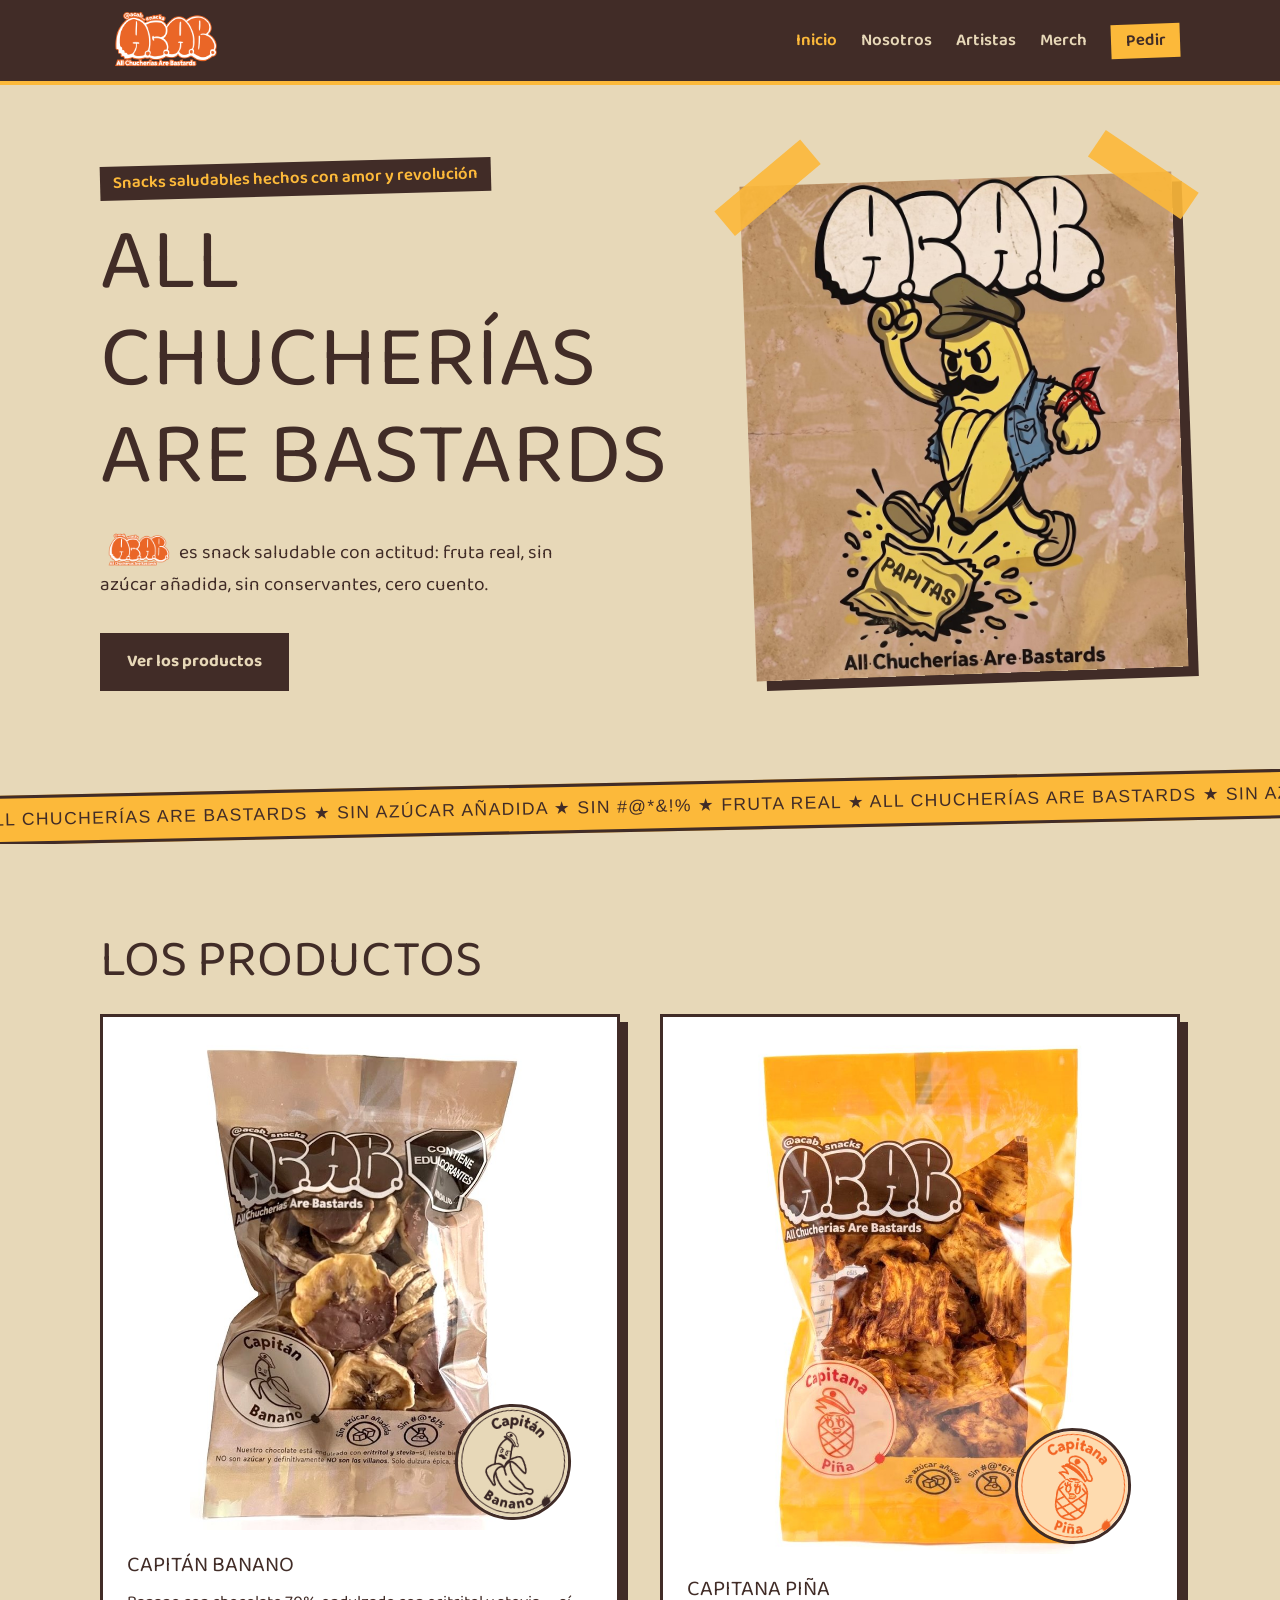
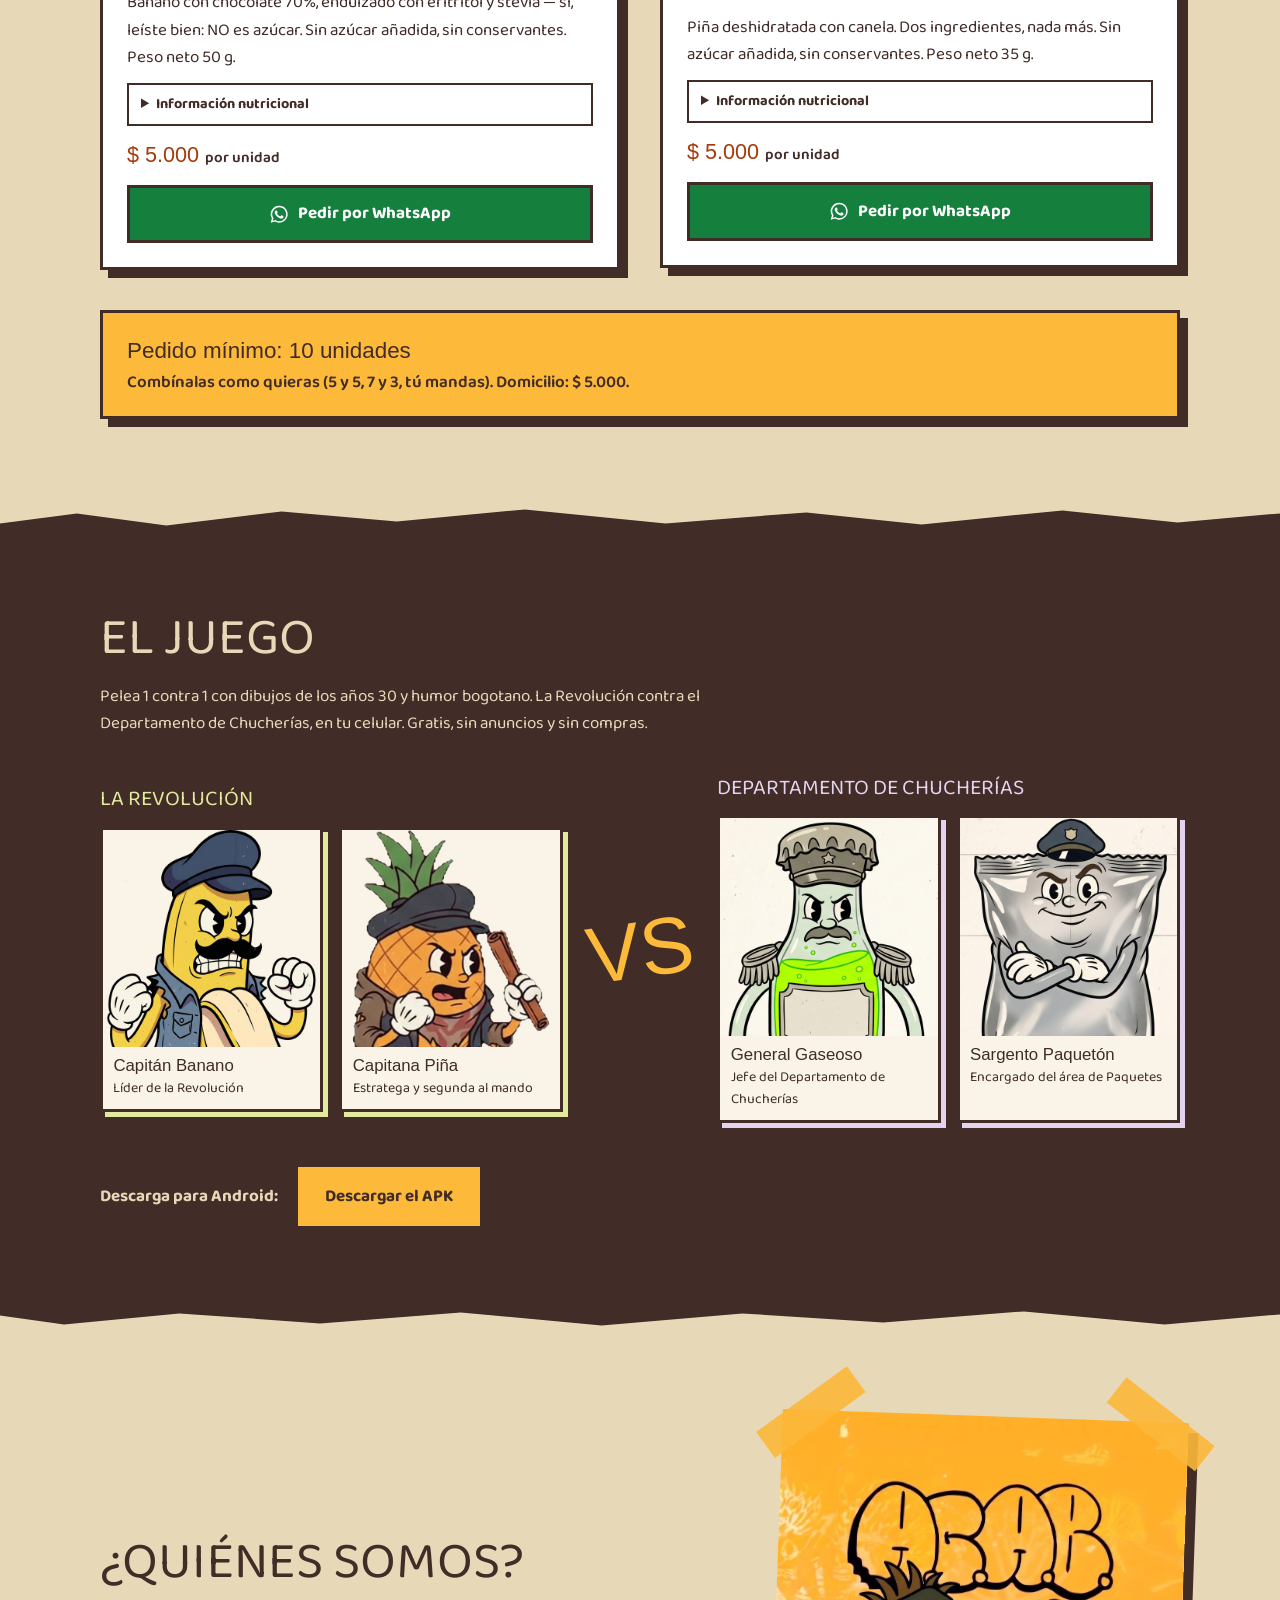
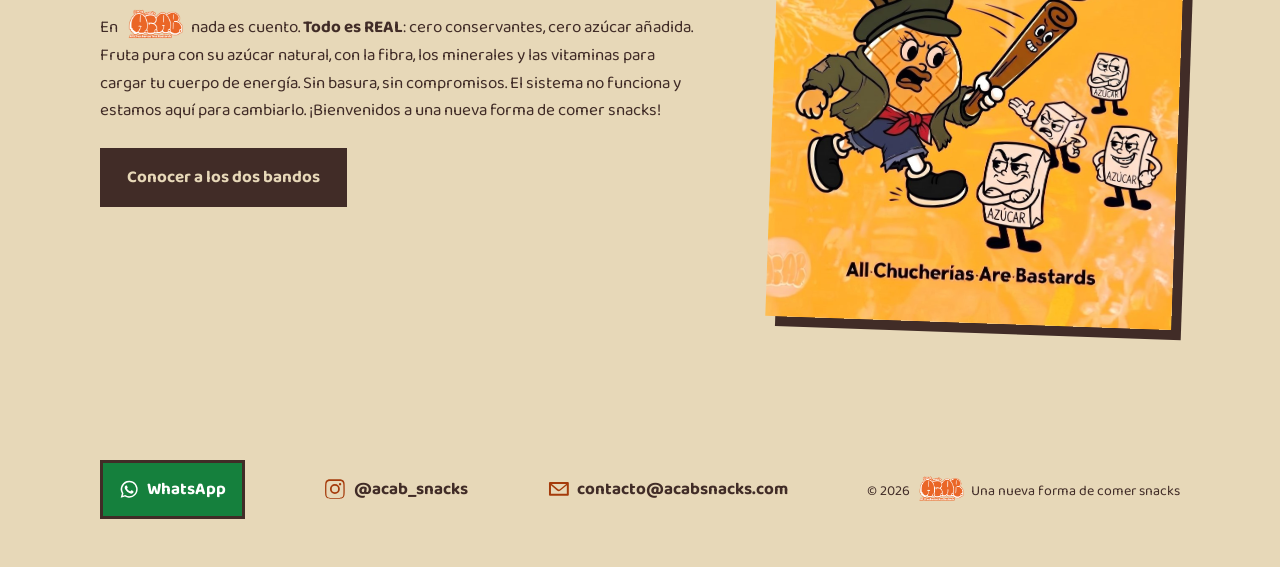
<file: index.html>
<!doctype html>
<html lang="es">
<head>
<meta charset="utf-8">
<meta name="viewport" content="width=device-width, initial-scale=1">
<title>ACAB: All Chucherías Are Bastards | Snacks saludables</title>
<meta name="description" content="ACAB: snacks saludables con actitud. Fruta real, sin azúcar añadida, cero cuento. Pide por WhatsApp.">
<link rel="icon" href="assets/img/logo.png" type="image/png">
<meta property="og:type" content="website">
<meta property="og:title" content="ACAB: All Chucherías Are Bastards | Snacks saludables">
<meta property="og:description" content="ACAB: snacks saludables con actitud. Fruta real, sin azúcar añadida, cero cuento. Pide por WhatsApp.">
<meta property="og:image" content="https://acabsnacks.com/assets/img/poster-banano.jpg">
<meta property="og:url" content="https://acabsnacks.com/">
<meta name="twitter:card" content="summary_large_image">
<link rel="preconnect" href="https://fonts.googleapis.com">
<link rel="preconnect" href="https://fonts.gstatic.com" crossorigin>
<link href="https://fonts.googleapis.com/css2?family=Permanent+Marker&family=Baloo+2:wght@400;600;700&display=swap" rel="stylesheet">
<link rel="stylesheet" href="estilos.css">
</head>
<body>

<!-- Encabezado y pie se repiten a mano en las 4 páginas (sitio sin build): un cambio va en todas. -->
<header>
  <div class="wrap">
    <a class="logo" href="index.html"><img src="assets/img/logo.png" width="768" height="412" alt="ACAB, All Chucherías Are Bastards. Ir al inicio"></a>
    <nav class="nav-ancha" aria-label="Principal">
        <a href="index.html" aria-current="page">Inicio</a>
        <a href="nosotros.html">Nosotros</a>
        <a href="artistas.html">Artistas</a>
        <a href="merch.html">Merch</a>
        <a class="nav-pedir" href="#" data-wa data-msg="Hola, quiero hacer un pedido de 10 unidades: 5 Capitán Banano y 5 Capitana Piña">Pedir</a>
    </nav>
    <details class="nav-movil">
      <summary>Menú</summary>
      <nav aria-label="Principal, móvil">
        <a href="index.html" aria-current="page">Inicio</a>
        <a href="nosotros.html">Nosotros</a>
        <a href="artistas.html">Artistas</a>
        <a href="merch.html">Merch</a>
        <a class="nav-pedir" href="#" data-wa data-msg="Hola, quiero hacer un pedido de 10 unidades: 5 Capitán Banano y 5 Capitana Piña">Pedir</a>
      </nav>
    </details>
  </div>
</header>

<main>
  <section class="hero">
    <div class="wrap">
      <div>
        <p class="eyebrow">Snacks saludables hechos con amor y revolución</p>
        <h1>All Chucherías Are Bastards</h1>
        <p class="bajada"><img class="acab-inline" src="assets/img/logo.png" width="768" height="412" alt="ACAB"> es snack saludable con actitud: fruta real, sin azúcar añadida, sin conservantes, cero cuento.</p>
        <a class="btn" href="#productos">Ver los productos</a>
      </div>
      <div class="cartel cartel--izq">
        <img src="assets/img/poster-banano.jpg" width="1046" height="1200" alt="Póster de ACAB: Capitán Banano, con gorra y chaleco de jean, pisa una bolsa de papitas">
      </div>
    </div>
  </section>

  <div class="tape-marco" aria-hidden="true"><div class="tape">
    <span>ALL CHUCHERÍAS ARE BASTARDS ★ SIN AZÚCAR AÑADIDA ★ SIN #@*&amp;!% ★ FRUTA REAL ★ ALL CHUCHERÍAS ARE BASTARDS ★ SIN AZÚCAR AÑADIDA ★ SIN #@*&amp;!% ★ FRUTA REAL ★ ALL CHUCHERÍAS ARE BASTARDS ★ SIN AZÚCAR AÑADIDA ★ SIN #@*&amp;!% ★ FRUTA REAL ★ ALL CHUCHERÍAS ARE BASTARDS ★ SIN AZÚCAR AÑADIDA ★ SIN #@*&amp;!% ★ FRUTA REAL ★&nbsp;</span>
  </div></div>

  <section class="seccion" id="productos">
    <div class="wrap">
      <h2>Los productos</h2>
      <div class="grid">

        <article class="producto">
          <div class="foto-marco">
            <img class="foto-producto" src="assets/img/producto-banano.jpg" width="640" height="928" loading="lazy" alt="Bolsa de Capitán Banano, 50 g: rodajas de banano con chocolate vistas por la ventana del empaque kraft">
            <img class="sello-producto" src="assets/img/sello-banano.png" width="576" height="576" alt="Sello de Capitán Banano: un banano con gorra de capitán y bigote">
          </div>
          <div class="info">
            <h3>Capitán Banano</h3>
            <p>Banano con chocolate 70%, endulzado con eritritol y stevia — sí, leíste
            bien: NO es azúcar. Sin azúcar añadida, sin conservantes. Peso neto 50&nbsp;g.</p>
            <details class="nutri">
              <summary>Información nutricional</summary>
              <div>
                <p>Tamaño de porción: 1 paquete (50 g)</p>
                <table>
                  <tr><th></th><th>Cantidad</th><th>% VD</th></tr>
                  <tr><td>Calorías</td><td>172.6 kcal</td><td>–</td></tr>
                  <tr><td>Grasa total</td><td>3.1 g</td><td>5%</td></tr>
                  <tr><td>Grasas saturadas</td><td>2.0 g</td><td>10%</td></tr>
                  <tr><td>Carbohidratos</td><td>39.4 g</td><td>14%</td></tr>
                  <tr><td>Fructosa</td><td>19.6 g</td><td>40%</td></tr>
                  <tr><td>Azúcar añadida</td><td>0 g</td><td>0%</td></tr>
                  <tr><td>Fibra</td><td>4.8 g</td><td>18%</td></tr>
                  <tr><td>Proteína</td><td>2.1 g</td><td>4%</td></tr>
                  <tr><td>Vitamina C</td><td>2.9 mg</td><td>3%</td></tr>
                  <tr><td>Calcio</td><td>6.3 mg</td><td>0%</td></tr>
                  <tr><td>Potasio</td><td>619.4 mg</td><td>13%</td></tr>
                  <tr><td>Fósforo</td><td>30.8 mg</td><td>3%</td></tr>
                  <tr><td>Hierro</td><td>0.7 mg</td><td>4%</td></tr>
                </table>
                <p><strong>Ingredientes:</strong> banano, chocolate 70%
                (masa de cacao, eritritol y stevia).</p>
              </div>
            </details>
            <p class="precio">$ 5.000 <small>por unidad</small></p>
            <a class="btn-wa" href="#" data-wa data-msg="Hola, quiero pedir 10 unidades de Capitán Banano">
              <svg viewBox="0 0 24 24" aria-hidden="true"><path d="M12 2a10 10 0 0 0-8.6 15.1L2 22l5-1.3A10 10 0 1 0 12 2Zm0 18.2a8.2 8.2 0 0 1-4.2-1.2l-.3-.2-3 .8.8-2.9-.2-.3A8.2 8.2 0 1 1 12 20.2Zm4.5-6.1c-.2-.1-1.5-.7-1.7-.8s-.4-.1-.6.1-.6.8-.8 1-.3.2-.5.1a6.7 6.7 0 0 1-2-1.2 7.5 7.5 0 0 1-1.4-1.7c-.1-.2 0-.4.1-.5l.4-.4.2-.4a.5.5 0 0 0 0-.4c0-.1-.6-1.4-.8-1.9s-.4-.4-.6-.4h-.5a1 1 0 0 0-.7.3 2.9 2.9 0 0 0-.9 2.1 5 5 0 0 0 1 2.7 11.4 11.4 0 0 0 4.4 3.9 14.8 14.8 0 0 0 1.5.5 3.6 3.6 0 0 0 1.6.1 2.7 2.7 0 0 0 1.7-1.2 2.1 2.1 0 0 0 .2-1.2c-.1-.1-.2-.2-.4-.3Z"/></svg>
              Pedir por WhatsApp
            </a>
          </div>
        </article>

        <article class="producto">
          <div class="foto-marco">
            <img class="foto-producto" src="assets/img/producto-pina.jpg" width="640" height="974" loading="lazy" alt="Bolsa de Capitana Piña, 35 g: trozos de piña deshidratada con canela vistos por la ventana del empaque naranja">
            <img class="sello-producto" src="assets/img/sello-pina.png" width="576" height="576" alt="Sello de Capitana Piña: una piña con gorra de capitana">
          </div>
          <div class="info">
            <h3>Capitana Piña</h3>
            <p>Piña deshidratada con canela. Dos ingredientes, nada más. Sin azúcar
            añadida, sin conservantes. Peso neto 35&nbsp;g.</p>
            <details class="nutri">
              <summary>Información nutricional</summary>
              <div>
                <p>Tamaño de porción: 1 paquete (35 g)</p>
                <table>
                  <tr><th></th><th>Cantidad</th><th>% VD</th></tr>
                  <tr><td>Calorías</td><td>100.1 kcal</td><td>–</td></tr>
                  <tr><td>Grasa total</td><td>0.2 g</td><td>0%</td></tr>
                  <tr><td>Carbohidratos</td><td>27.0 g</td><td>10%</td></tr>
                  <tr><td>Fructosa</td><td>19.2 g</td><td>39%</td></tr>
                  <tr><td>Azúcar añadida</td><td>0 g</td><td>0%</td></tr>
                  <tr><td>Fibra</td><td>3.4 g</td><td>13%</td></tr>
                  <tr><td>Proteína</td><td>1.2 g</td><td>2%</td></tr>
                  <tr><td>Sodio</td><td>2.2 mg</td><td>0%</td></tr>
                  <tr><td>Vitamina C</td><td>92.8 mg</td><td>104%</td></tr>
                  <tr><td>Cobre</td><td>0.2 mg</td><td>12%</td></tr>
                  <tr><td>Potasio</td><td>211.5 mg</td><td>5%</td></tr>
                  <tr><td>Magnesio</td><td>23.3 mg</td><td>6%</td></tr>
                  <tr><td>Hierro</td><td>0.7 mg</td><td>4%</td></tr>
                  <tr><td>Vitamina B6</td><td>0.2 mg</td><td>12%</td></tr>
                </table>
                <p><strong>Ingredientes:</strong> piña, canela.</p>
              </div>
            </details>
            <p class="precio">$ 5.000 <small>por unidad</small></p>
            <a class="btn-wa" href="#" data-wa data-msg="Hola, quiero pedir 10 unidades de Capitana Piña">
              <svg viewBox="0 0 24 24" aria-hidden="true"><path d="M12 2a10 10 0 0 0-8.6 15.1L2 22l5-1.3A10 10 0 1 0 12 2Zm0 18.2a8.2 8.2 0 0 1-4.2-1.2l-.3-.2-3 .8.8-2.9-.2-.3A8.2 8.2 0 1 1 12 20.2Zm4.5-6.1c-.2-.1-1.5-.7-1.7-.8s-.4-.1-.6.1-.6.8-.8 1-.3.2-.5.1a6.7 6.7 0 0 1-2-1.2 7.5 7.5 0 0 1-1.4-1.7c-.1-.2 0-.4.1-.5l.4-.4.2-.4a.5.5 0 0 0 0-.4c0-.1-.6-1.4-.8-1.9s-.4-.4-.6-.4h-.5a1 1 0 0 0-.7.3 2.9 2.9 0 0 0-.9 2.1 5 5 0 0 0 1 2.7 11.4 11.4 0 0 0 4.4 3.9 14.8 14.8 0 0 0 1.5.5 3.6 3.6 0 0 0 1.6.1 2.7 2.7 0 0 0 1.7-1.2 2.1 2.1 0 0 0 .2-1.2c-.1-.1-.2-.2-.4-.3Z"/></svg>
              Pedir por WhatsApp
            </a>
          </div>
        </article>

      </div>

      <p class="nota-pedido"><strong>Pedido mínimo: 10 unidades</strong>
      Combínalas como quieras (5 y 5, 7 y 3, tú mandas).
      Domicilio: $ 5.000.</p>
    </div>
  </section>

  <section class="oscura" id="juego">
    <div class="wrap">
      <h2>El juego</h2>
      <p class="texto juego-intro">Pelea 1 contra 1 con dibujos de los años 30 y humor bogotano. La Revolución contra el Departamento de Chucherías, en tu celular. Gratis, sin anuncios y sin compras.</p>
      <div class="cartelera">
        <div class="bando-col col-rev">
          <h3>La Revolución</h3>
          <div class="dupla">
            <article class="luchador">
              <img src="assets/img/retrato-banano.jpg" width="560" height="560" loading="lazy" alt="Retrato de Capitán Banano">
              <div><strong>Capitán Banano</strong><span>Líder de la Revolución</span></div>
            </article>
            <article class="luchador">
              <img src="assets/img/retrato-pina.jpg" width="560" height="560" loading="lazy" alt="Retrato de Capitana Piña">
              <div><strong>Capitana Piña</strong><span>Estratega y segunda al mando</span></div>
            </article>
          </div>
        </div>
        <div class="vs" aria-hidden="true">VS</div>
        <div class="bando-col col-depto">
          <h3>Departamento de Chucherías</h3>
          <div class="dupla">
            <article class="luchador">
              <img src="assets/img/retrato-gaseoso.jpg" width="560" height="560" loading="lazy" alt="Retrato de General Gaseoso">
              <div><strong>General Gaseoso</strong><span>Jefe del Departamento de Chucherías</span></div>
            </article>
            <article class="luchador">
              <img src="assets/img/retrato-paqueton.jpg" width="560" height="560" loading="lazy" alt="Retrato de Sargento Paquetón">
              <div><strong>Sargento Paquetón</strong><span>Encargado del área de Paquetes</span></div>
            </article>
          </div>
        </div>
      </div>
      <p class="descarga"><strong>Descarga para Android:</strong> <span class="proximamente" data-apk>Próximamente</span></p>
    </div>
  </section>

  <section class="seccion" id="nosotros">
    <div class="wrap dos-col">
      <div>
        <h2>¿Quiénes somos?</h2>
        <p class="texto">En <img class="acab-inline" src="assets/img/logo.png" width="768" height="412" alt="ACAB"> nada es cuento. <strong>Todo es REAL</strong>: cero conservantes, cero azúcar añadida. Fruta pura con su azúcar natural, con la fibra, los minerales y las vitaminas para cargar tu cuerpo de energía. Sin basura, sin compromisos. El sistema no funciona y estamos aquí para cambiarlo. ¡Bienvenidos a una nueva forma de comer snacks!</p>
        <a class="btn" href="nosotros.html">Conocer a los dos bandos</a>
      </div>
      <div class="cartel">
        <img src="assets/img/poster-pina.jpg" width="961" height="1200" loading="lazy" alt="Póster de ACAB: Capitana Piña persigue cubos de azúcar con un bate de canela">
      </div>
    </div>
  </section>
</main>

<footer>
  <div class="wrap">
    <a class="btn-wa btn-inline" href="#" data-wa data-msg="Hola, quiero hacer un pedido de 10 unidades: 5 Capitán Banano y 5 Capitana Piña">
      <svg viewBox="0 0 24 24" aria-hidden="true"><path d="M12 2a10 10 0 0 0-8.6 15.1L2 22l5-1.3A10 10 0 1 0 12 2Zm0 18.2a8.2 8.2 0 0 1-4.2-1.2l-.3-.2-3 .8.8-2.9-.2-.3A8.2 8.2 0 1 1 12 20.2Zm4.5-6.1c-.2-.1-1.5-.7-1.7-.8s-.4-.1-.6.1-.6.8-.8 1-.3.2-.5.1a6.7 6.7 0 0 1-2-1.2 7.5 7.5 0 0 1-1.4-1.7c-.1-.2 0-.4.1-.5l.4-.4.2-.4a.5.5 0 0 0 0-.4c0-.1-.6-1.4-.8-1.9s-.4-.4-.6-.4h-.5a1 1 0 0 0-.7.3 2.9 2.9 0 0 0-.9 2.1 5 5 0 0 0 1 2.7 11.4 11.4 0 0 0 4.4 3.9 14.8 14.8 0 0 0 1.5.5 3.6 3.6 0 0 0 1.6.1 2.7 2.7 0 0 0 1.7-1.2 2.1 2.1 0 0 0 .2-1.2c-.1-.1-.2-.2-.4-.3Z"/></svg>
      WhatsApp
    </a>
    <a class="ig" href="https://instagram.com/acab_snacks" target="_blank" rel="noopener">
      <svg viewBox="0 0 24 24" aria-hidden="true"><path d="M12 2.2c3.2 0 3.6 0 4.9.1 1.2.1 1.8.2 2.2.4.6.2 1 .5 1.4.9.4.4.7.8.9 1.4.2.4.4 1 .4 2.2.1 1.3.1 1.7.1 4.9s0 3.6-.1 4.9c-.1 1.2-.2 1.8-.4 2.2-.2.6-.5 1-.9 1.4-.4.4-.8.7-1.4.9-.4.2-1 .4-2.2.4-1.3.1-1.7.1-4.9.1s-3.6 0-4.9-.1c-1.2-.1-1.8-.2-2.2-.4-.6-.2-1-.5-1.4-.9-.4-.4-.7-.8-.9-1.4-.2-.4-.4-1-.4-2.2-.1-1.3-.1-1.7-.1-4.9s0-3.6.1-4.9c.1-1.2.2-1.8.4-2.2.2-.6.5-1 .9-1.4.4-.4.8-.7 1.4-.9.4-.2 1-.4 2.2-.4 1.3-.1 1.7-.1 4.9-.1Zm0 1.8c-3.1 0-3.5 0-4.8.1-1.1.1-1.5.2-1.8.3-.4.2-.7.3-1 .6-.3.3-.5.6-.6 1-.1.3-.3.7-.3 1.8-.1 1.3-.1 1.7-.1 4.8s0 3.5.1 4.8c.1 1.1.2 1.5.3 1.8.2.4.3.7.6 1 .3.3.6.5 1 .6.3.1.7.3 1.8.3 1.3.1 1.7.1 4.8.1s3.5 0 4.8-.1c1.1-.1 1.5-.2 1.8-.3.4-.2.7-.3 1-.6.3-.3.5-.6.6-1 .1-.3.3-.7.3-1.8.1-1.3.1-1.7.1-4.8s0-3.5-.1-4.8c-.1-1.1-.2-1.5-.3-1.8-.2-.4-.3-.7-.6-1-.3-.3-.6-.5-1-.6-.3-.1-.7-.3-1.8-.3-1.3-.1-1.7-.1-4.8-.1Zm0 3.1a5 5 0 1 1 0 10 5 5 0 0 1 0-10Zm0 1.8a3.2 3.2 0 1 0 0 6.4 3.2 3.2 0 0 0 0-6.4Zm5.2-2.9a1.2 1.2 0 1 1 0 2.4 1.2 1.2 0 0 1 0-2.4Z"/></svg>
      @acab_snacks
    </a>
    <a class="ig" href="mailto:contacto@acabsnacks.com">
      <svg viewBox="0 0 24 24" aria-hidden="true"><path d="M3 5h18a1 1 0 0 1 1 1v12a1 1 0 0 1-1 1H3a1 1 0 0 1-1-1V6a1 1 0 0 1 1-1Zm1.8 2 6.7 5.5a1 1 0 0 0 1.2 0L19.4 7H4.8ZM4 8.4V17h16V8.4l-6.5 5.3a2.8 2.8 0 0 1-3.4 0L4 8.4Z"/></svg>
      contacto@acabsnacks.com
    </a>
    <small>© 2026 <img class="acab-inline" src="assets/img/logo.png" width="768" height="412" alt="ACAB"> Una nueva forma de comer snacks</small>
  </div>
</footer>

<script src="sitio.js"></script>

</body>
</html>
</file>
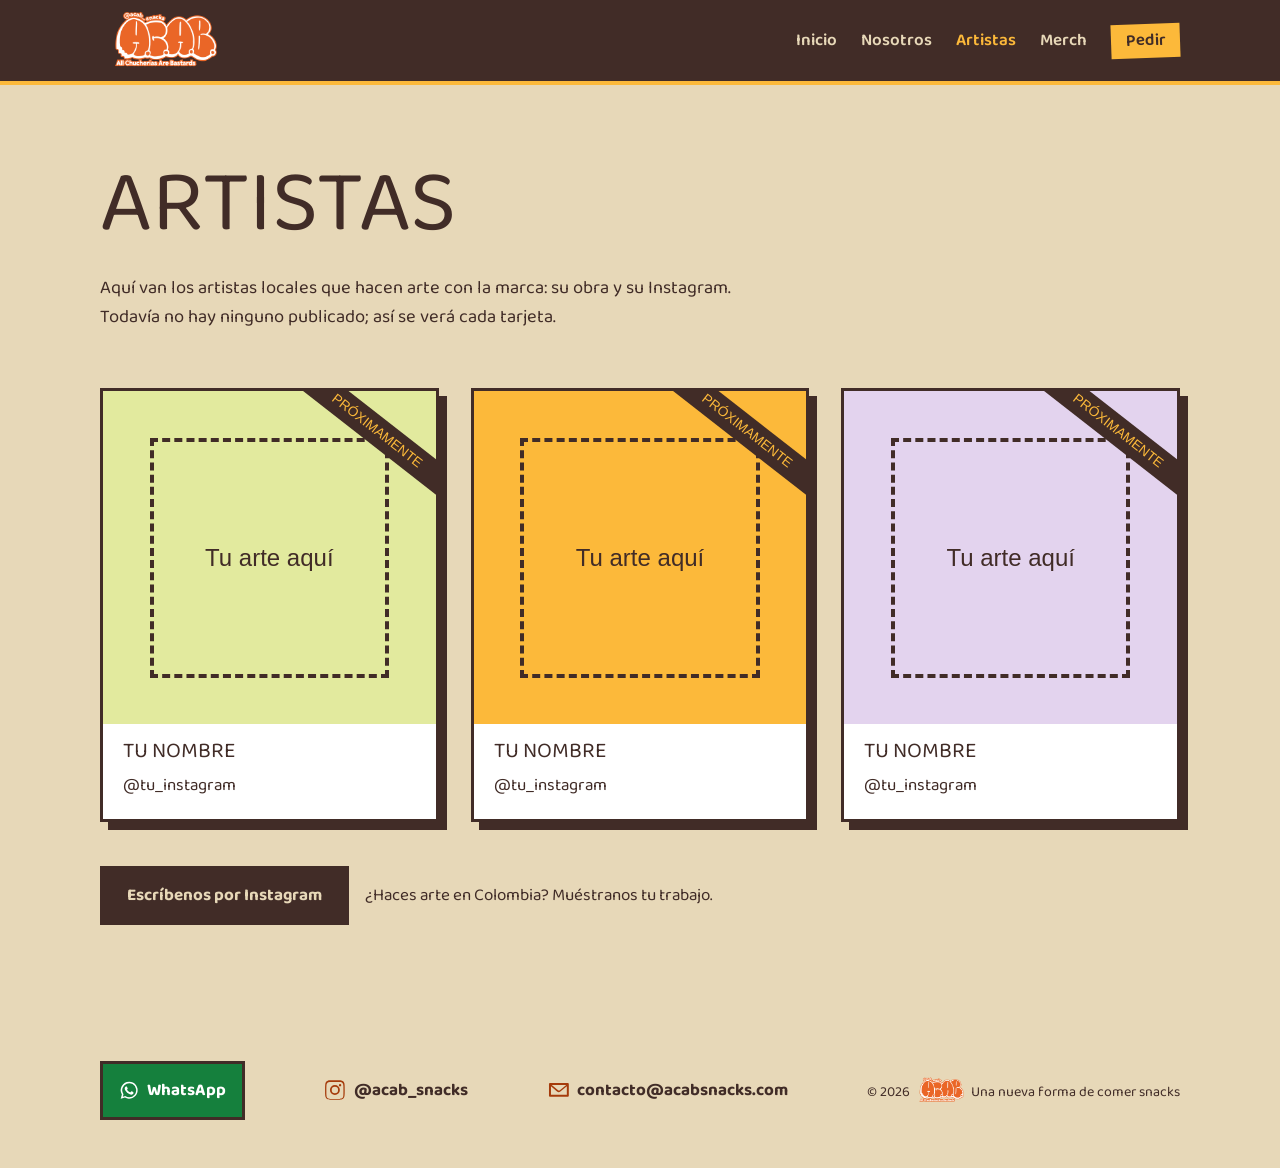
<file: artistas.html>
<!doctype html>
<html lang="es">
<head>
<meta charset="utf-8">
<meta name="viewport" content="width=device-width, initial-scale=1">
<title>Artistas | ACAB</title>
<meta name="description" content="Artistas locales que hacen arte con ACAB. ¿Haces arte en Colombia? Escríbenos por Instagram.">
<link rel="icon" href="assets/img/logo.png" type="image/png">
<meta property="og:type" content="website">
<meta property="og:title" content="Artistas | ACAB">
<meta property="og:description" content="Artistas locales que hacen arte con ACAB. ¿Haces arte en Colombia? Escríbenos por Instagram.">
<meta property="og:image" content="https://acabsnacks.com/assets/img/poster-banano.jpg">
<meta property="og:url" content="https://acabsnacks.com/artistas.html">
<meta name="twitter:card" content="summary_large_image">
<link rel="preconnect" href="https://fonts.googleapis.com">
<link rel="preconnect" href="https://fonts.gstatic.com" crossorigin>
<link href="https://fonts.googleapis.com/css2?family=Permanent+Marker&family=Baloo+2:wght@400;600;700&display=swap" rel="stylesheet">
<link rel="stylesheet" href="estilos.css">
</head>
<body>

<!-- Encabezado y pie se repiten a mano en las 4 páginas (sitio sin build): un cambio va en todas. -->
<header>
  <div class="wrap">
    <a class="logo" href="index.html"><img src="assets/img/logo.png" width="768" height="412" alt="ACAB, All Chucherías Are Bastards. Ir al inicio"></a>
    <nav class="nav-ancha" aria-label="Principal">
        <a href="index.html">Inicio</a>
        <a href="nosotros.html">Nosotros</a>
        <a href="artistas.html" aria-current="page">Artistas</a>
        <a href="merch.html">Merch</a>
        <a class="nav-pedir" href="#" data-wa data-msg="Hola, quiero hacer un pedido de 10 unidades: 5 Capitán Banano y 5 Capitana Piña">Pedir</a>
    </nav>
    <details class="nav-movil">
      <summary>Menú</summary>
      <nav aria-label="Principal, móvil">
        <a href="index.html">Inicio</a>
        <a href="nosotros.html">Nosotros</a>
        <a href="artistas.html" aria-current="page">Artistas</a>
        <a href="merch.html">Merch</a>
        <a class="nav-pedir" href="#" data-wa data-msg="Hola, quiero hacer un pedido de 10 unidades: 5 Capitán Banano y 5 Capitana Piña">Pedir</a>
      </nav>
    </details>
  </div>
</header>

<main>
  <section class="cabeza">
    <div class="wrap">
      <h1>Artistas</h1>
      <p class="texto">Aquí van los artistas locales que hacen arte con la marca: su obra y su Instagram. Todavía no hay ninguno publicado; así se verá cada tarjeta.</p>
    </div>
  </section>
  <section class="seccion" style="padding-top:0">
    <div class="wrap">
      <div class="tarjetas" id="tarjetas">
        <article class="tarjeta">
          <span class="cinta-prox">PRÓXIMAMENTE</span>
          <div class="tarjeta-arte"><div class="sil-arte">Tu arte aquí</div></div>
          <div class="tarjeta-info"><h3>Tu nombre</h3><p>@tu_instagram</p></div>
        </article>
        <article class="tarjeta">
          <span class="cinta-prox">PRÓXIMAMENTE</span>
          <div class="tarjeta-arte"><div class="sil-arte">Tu arte aquí</div></div>
          <div class="tarjeta-info"><h3>Tu nombre</h3><p>@tu_instagram</p></div>
        </article>
        <article class="tarjeta">
          <span class="cinta-prox">PRÓXIMAMENTE</span>
          <div class="tarjeta-arte"><div class="sil-arte">Tu arte aquí</div></div>
          <div class="tarjeta-info"><h3>Tu nombre</h3><p>@tu_instagram</p></div>
        </article>
      </div>
      <p class="cta"><a class="btn" href="https://ig.me/m/acab_snacks" target="_blank" rel="noopener">Escríbenos por Instagram</a> ¿Haces arte en Colombia? Muéstranos tu trabajo.</p>
    </div>
  </section>
</main>

<footer>
  <div class="wrap">
    <a class="btn-wa btn-inline" href="#" data-wa data-msg="Hola, quiero hacer un pedido de 10 unidades: 5 Capitán Banano y 5 Capitana Piña">
      <svg viewBox="0 0 24 24" aria-hidden="true"><path d="M12 2a10 10 0 0 0-8.6 15.1L2 22l5-1.3A10 10 0 1 0 12 2Zm0 18.2a8.2 8.2 0 0 1-4.2-1.2l-.3-.2-3 .8.8-2.9-.2-.3A8.2 8.2 0 1 1 12 20.2Zm4.5-6.1c-.2-.1-1.5-.7-1.7-.8s-.4-.1-.6.1-.6.8-.8 1-.3.2-.5.1a6.7 6.7 0 0 1-2-1.2 7.5 7.5 0 0 1-1.4-1.7c-.1-.2 0-.4.1-.5l.4-.4.2-.4a.5.5 0 0 0 0-.4c0-.1-.6-1.4-.8-1.9s-.4-.4-.6-.4h-.5a1 1 0 0 0-.7.3 2.9 2.9 0 0 0-.9 2.1 5 5 0 0 0 1 2.7 11.4 11.4 0 0 0 4.4 3.9 14.8 14.8 0 0 0 1.5.5 3.6 3.6 0 0 0 1.6.1 2.7 2.7 0 0 0 1.7-1.2 2.1 2.1 0 0 0 .2-1.2c-.1-.1-.2-.2-.4-.3Z"/></svg>
      WhatsApp
    </a>
    <a class="ig" href="https://instagram.com/acab_snacks" target="_blank" rel="noopener">
      <svg viewBox="0 0 24 24" aria-hidden="true"><path d="M12 2.2c3.2 0 3.6 0 4.9.1 1.2.1 1.8.2 2.2.4.6.2 1 .5 1.4.9.4.4.7.8.9 1.4.2.4.4 1 .4 2.2.1 1.3.1 1.7.1 4.9s0 3.6-.1 4.9c-.1 1.2-.2 1.8-.4 2.2-.2.6-.5 1-.9 1.4-.4.4-.8.7-1.4.9-.4.2-1 .4-2.2.4-1.3.1-1.7.1-4.9.1s-3.6 0-4.9-.1c-1.2-.1-1.8-.2-2.2-.4-.6-.2-1-.5-1.4-.9-.4-.4-.7-.8-.9-1.4-.2-.4-.4-1-.4-2.2-.1-1.3-.1-1.7-.1-4.9s0-3.6.1-4.9c.1-1.2.2-1.8.4-2.2.2-.6.5-1 .9-1.4.4-.4.8-.7 1.4-.9.4-.2 1-.4 2.2-.4 1.3-.1 1.7-.1 4.9-.1Zm0 1.8c-3.1 0-3.5 0-4.8.1-1.1.1-1.5.2-1.8.3-.4.2-.7.3-1 .6-.3.3-.5.6-.6 1-.1.3-.3.7-.3 1.8-.1 1.3-.1 1.7-.1 4.8s0 3.5.1 4.8c.1 1.1.2 1.5.3 1.8.2.4.3.7.6 1 .3.3.6.5 1 .6.3.1.7.3 1.8.3 1.3.1 1.7.1 4.8.1s3.5 0 4.8-.1c1.1-.1 1.5-.2 1.8-.3.4-.2.7-.3 1-.6.3-.3.5-.6.6-1 .1-.3.3-.7.3-1.8.1-1.3.1-1.7.1-4.8s0-3.5-.1-4.8c-.1-1.1-.2-1.5-.3-1.8-.2-.4-.3-.7-.6-1-.3-.3-.6-.5-1-.6-.3-.1-.7-.3-1.8-.3-1.3-.1-1.7-.1-4.8-.1Zm0 3.1a5 5 0 1 1 0 10 5 5 0 0 1 0-10Zm0 1.8a3.2 3.2 0 1 0 0 6.4 3.2 3.2 0 0 0 0-6.4Zm5.2-2.9a1.2 1.2 0 1 1 0 2.4 1.2 1.2 0 0 1 0-2.4Z"/></svg>
      @acab_snacks
    </a>
    <a class="ig" href="mailto:contacto@acabsnacks.com">
      <svg viewBox="0 0 24 24" aria-hidden="true"><path d="M3 5h18a1 1 0 0 1 1 1v12a1 1 0 0 1-1 1H3a1 1 0 0 1-1-1V6a1 1 0 0 1 1-1Zm1.8 2 6.7 5.5a1 1 0 0 0 1.2 0L19.4 7H4.8ZM4 8.4V17h16V8.4l-6.5 5.3a2.8 2.8 0 0 1-3.4 0L4 8.4Z"/></svg>
      contacto@acabsnacks.com
    </a>
    <small>© 2026 <img class="acab-inline" src="assets/img/logo.png" width="768" height="412" alt="ACAB"> Una nueva forma de comer snacks</small>
  </div>
</footer>

<script src="sitio.js"></script>
<script>
  // Una entrada por artista: { nombre, imagen: "assets/img/...", instagram: "usuario sin @" }.
  // Vacío = se ven las tarjetas de ejemplo con la cinta PRÓXIMAMENTE.
  const ARTISTAS = [];

  if (ARTISTAS.length) {
    document.getElementById("tarjetas").replaceChildren(...ARTISTAS.map(a => {
      const ig = document.createElement("a");
      ig.className = "ig";
      ig.href = `https://instagram.com/${a.instagram}`;
      ig.target = "_blank";
      ig.rel = "noopener";
      ig.textContent = `@${a.instagram}`;
      return tarjeta(a, [ig]);
    }));
  }
</script>
</body>
</html>
</file>
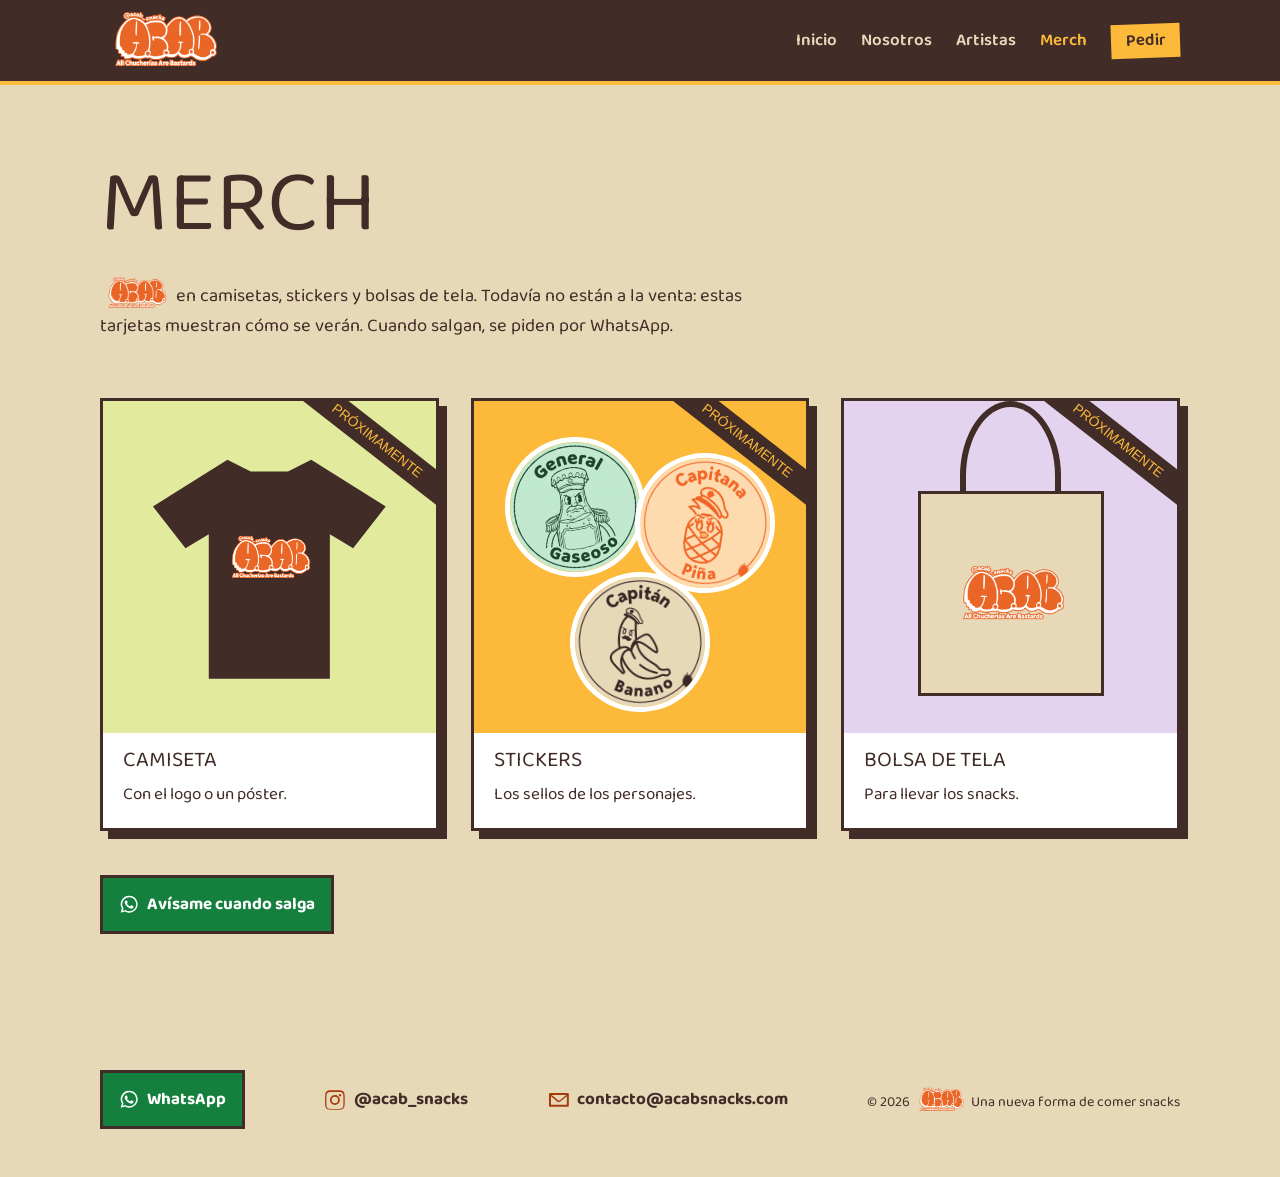
<file: merch.html>
<!doctype html>
<html lang="es">
<head>
<meta charset="utf-8">
<meta name="viewport" content="width=device-width, initial-scale=1">
<title>Merch | ACAB</title>
<meta name="description" content="Camisetas, stickers y bolsas de tela de ACAB, próximamente. Se piden por WhatsApp.">
<link rel="icon" href="assets/img/logo.png" type="image/png">
<meta property="og:type" content="website">
<meta property="og:title" content="Merch | ACAB">
<meta property="og:description" content="Camisetas, stickers y bolsas de tela de ACAB, próximamente. Se piden por WhatsApp.">
<meta property="og:image" content="https://acabsnacks.com/assets/img/poster-banano.jpg">
<meta property="og:url" content="https://acabsnacks.com/merch.html">
<meta name="twitter:card" content="summary_large_image">
<link rel="preconnect" href="https://fonts.googleapis.com">
<link rel="preconnect" href="https://fonts.gstatic.com" crossorigin>
<link href="https://fonts.googleapis.com/css2?family=Permanent+Marker&family=Baloo+2:wght@400;600;700&display=swap" rel="stylesheet">
<link rel="stylesheet" href="estilos.css">
</head>
<body>

<!-- Encabezado y pie se repiten a mano en las 4 páginas (sitio sin build): un cambio va en todas. -->
<header>
  <div class="wrap">
    <a class="logo" href="index.html"><img src="assets/img/logo.png" width="768" height="412" alt="ACAB, All Chucherías Are Bastards. Ir al inicio"></a>
    <nav class="nav-ancha" aria-label="Principal">
        <a href="index.html">Inicio</a>
        <a href="nosotros.html">Nosotros</a>
        <a href="artistas.html">Artistas</a>
        <a href="merch.html" aria-current="page">Merch</a>
        <a class="nav-pedir" href="#" data-wa data-msg="Hola, quiero hacer un pedido de 10 unidades: 5 Capitán Banano y 5 Capitana Piña">Pedir</a>
    </nav>
    <details class="nav-movil">
      <summary>Menú</summary>
      <nav aria-label="Principal, móvil">
        <a href="index.html">Inicio</a>
        <a href="nosotros.html">Nosotros</a>
        <a href="artistas.html">Artistas</a>
        <a href="merch.html" aria-current="page">Merch</a>
        <a class="nav-pedir" href="#" data-wa data-msg="Hola, quiero hacer un pedido de 10 unidades: 5 Capitán Banano y 5 Capitana Piña">Pedir</a>
      </nav>
    </details>
  </div>
</header>

<main>
  <section class="cabeza">
    <div class="wrap">
      <h1>Merch</h1>
      <p class="texto"><img class="acab-inline" src="assets/img/logo.png" width="768" height="412" alt="ACAB"> en camisetas, stickers y bolsas de tela. Todavía no están a la venta: estas tarjetas muestran cómo se verán. Cuando salgan, se piden por WhatsApp.</p>
    </div>
  </section>
  <section class="seccion" style="padding-top:0">
    <div class="wrap">
      <div class="tarjetas" id="tarjetas">
        <article class="tarjeta">
          <span class="cinta-prox">PRÓXIMAMENTE</span>
          <div class="tarjeta-arte"><div class="sil-camiseta" role="img" aria-label="Silueta de camiseta con el logo"><img src="assets/img/logo.png" width="768" height="412" alt=""></div></div>
          <div class="tarjeta-info"><h3>Camiseta</h3><p>Con el logo o un póster.</p></div>
        </article>
        <article class="tarjeta">
          <span class="cinta-prox">PRÓXIMAMENTE</span>
          <div class="tarjeta-arte"><div class="sil-stickers" role="img" aria-label="Stickers con los sellos de los personajes"><img src="assets/img/sello-gaseoso.png" width="360" height="360" alt="" loading="lazy"><img src="assets/img/sello-pina.png" width="576" height="576" alt="" loading="lazy"><img src="assets/img/sello-banano.png" width="576" height="576" alt="" loading="lazy"></div></div>
          <div class="tarjeta-info"><h3>Stickers</h3><p>Los sellos de los personajes.</p></div>
        </article>
        <article class="tarjeta">
          <span class="cinta-prox">PRÓXIMAMENTE</span>
          <div class="tarjeta-arte"><div class="sil-tote" role="img" aria-label="Silueta de bolsa de tela con el logo"><img src="assets/img/logo.png" width="768" height="412" alt=""></div></div>
          <div class="tarjeta-info"><h3>Bolsa de tela</h3><p>Para llevar los snacks.</p></div>
        </article>
      </div>
      <p class="cta"><a class="btn-wa btn-inline" href="#" data-wa data-msg="Hola, quiero que me avisen cuando salga el merch de ACAB"><svg viewBox="0 0 24 24" aria-hidden="true"><path d="M12 2a10 10 0 0 0-8.6 15.1L2 22l5-1.3A10 10 0 1 0 12 2Zm0 18.2a8.2 8.2 0 0 1-4.2-1.2l-.3-.2-3 .8.8-2.9-.2-.3A8.2 8.2 0 1 1 12 20.2Zm4.5-6.1c-.2-.1-1.5-.7-1.7-.8s-.4-.1-.6.1-.6.8-.8 1-.3.2-.5.1a6.7 6.7 0 0 1-2-1.2 7.5 7.5 0 0 1-1.4-1.7c-.1-.2 0-.4.1-.5l.4-.4.2-.4a.5.5 0 0 0 0-.4c0-.1-.6-1.4-.8-1.9s-.4-.4-.6-.4h-.5a1 1 0 0 0-.7.3 2.9 2.9 0 0 0-.9 2.1 5 5 0 0 0 1 2.7 11.4 11.4 0 0 0 4.4 3.9 14.8 14.8 0 0 0 1.5.5 3.6 3.6 0 0 0 1.6.1 2.7 2.7 0 0 0 1.7-1.2 2.1 2.1 0 0 0 .2-1.2c-.1-.1-.2-.2-.4-.3Z"/></svg> Avísame cuando salga</a></p>
    </div>
  </section>
</main>

<footer>
  <div class="wrap">
    <a class="btn-wa btn-inline" href="#" data-wa data-msg="Hola, quiero hacer un pedido de 10 unidades: 5 Capitán Banano y 5 Capitana Piña">
      <svg viewBox="0 0 24 24" aria-hidden="true"><path d="M12 2a10 10 0 0 0-8.6 15.1L2 22l5-1.3A10 10 0 1 0 12 2Zm0 18.2a8.2 8.2 0 0 1-4.2-1.2l-.3-.2-3 .8.8-2.9-.2-.3A8.2 8.2 0 1 1 12 20.2Zm4.5-6.1c-.2-.1-1.5-.7-1.7-.8s-.4-.1-.6.1-.6.8-.8 1-.3.2-.5.1a6.7 6.7 0 0 1-2-1.2 7.5 7.5 0 0 1-1.4-1.7c-.1-.2 0-.4.1-.5l.4-.4.2-.4a.5.5 0 0 0 0-.4c0-.1-.6-1.4-.8-1.9s-.4-.4-.6-.4h-.5a1 1 0 0 0-.7.3 2.9 2.9 0 0 0-.9 2.1 5 5 0 0 0 1 2.7 11.4 11.4 0 0 0 4.4 3.9 14.8 14.8 0 0 0 1.5.5 3.6 3.6 0 0 0 1.6.1 2.7 2.7 0 0 0 1.7-1.2 2.1 2.1 0 0 0 .2-1.2c-.1-.1-.2-.2-.4-.3Z"/></svg>
      WhatsApp
    </a>
    <a class="ig" href="https://instagram.com/acab_snacks" target="_blank" rel="noopener">
      <svg viewBox="0 0 24 24" aria-hidden="true"><path d="M12 2.2c3.2 0 3.6 0 4.9.1 1.2.1 1.8.2 2.2.4.6.2 1 .5 1.4.9.4.4.7.8.9 1.4.2.4.4 1 .4 2.2.1 1.3.1 1.7.1 4.9s0 3.6-.1 4.9c-.1 1.2-.2 1.8-.4 2.2-.2.6-.5 1-.9 1.4-.4.4-.8.7-1.4.9-.4.2-1 .4-2.2.4-1.3.1-1.7.1-4.9.1s-3.6 0-4.9-.1c-1.2-.1-1.8-.2-2.2-.4-.6-.2-1-.5-1.4-.9-.4-.4-.7-.8-.9-1.4-.2-.4-.4-1-.4-2.2-.1-1.3-.1-1.7-.1-4.9s0-3.6.1-4.9c.1-1.2.2-1.8.4-2.2.2-.6.5-1 .9-1.4.4-.4.8-.7 1.4-.9.4-.2 1-.4 2.2-.4 1.3-.1 1.7-.1 4.9-.1Zm0 1.8c-3.1 0-3.5 0-4.8.1-1.1.1-1.5.2-1.8.3-.4.2-.7.3-1 .6-.3.3-.5.6-.6 1-.1.3-.3.7-.3 1.8-.1 1.3-.1 1.7-.1 4.8s0 3.5.1 4.8c.1 1.1.2 1.5.3 1.8.2.4.3.7.6 1 .3.3.6.5 1 .6.3.1.7.3 1.8.3 1.3.1 1.7.1 4.8.1s3.5 0 4.8-.1c1.1-.1 1.5-.2 1.8-.3.4-.2.7-.3 1-.6.3-.3.5-.6.6-1 .1-.3.3-.7.3-1.8.1-1.3.1-1.7.1-4.8s0-3.5-.1-4.8c-.1-1.1-.2-1.5-.3-1.8-.2-.4-.3-.7-.6-1-.3-.3-.6-.5-1-.6-.3-.1-.7-.3-1.8-.3-1.3-.1-1.7-.1-4.8-.1Zm0 3.1a5 5 0 1 1 0 10 5 5 0 0 1 0-10Zm0 1.8a3.2 3.2 0 1 0 0 6.4 3.2 3.2 0 0 0 0-6.4Zm5.2-2.9a1.2 1.2 0 1 1 0 2.4 1.2 1.2 0 0 1 0-2.4Z"/></svg>
      @acab_snacks
    </a>
    <a class="ig" href="mailto:contacto@acabsnacks.com">
      <svg viewBox="0 0 24 24" aria-hidden="true"><path d="M3 5h18a1 1 0 0 1 1 1v12a1 1 0 0 1-1 1H3a1 1 0 0 1-1-1V6a1 1 0 0 1 1-1Zm1.8 2 6.7 5.5a1 1 0 0 0 1.2 0L19.4 7H4.8ZM4 8.4V17h16V8.4l-6.5 5.3a2.8 2.8 0 0 1-3.4 0L4 8.4Z"/></svg>
      contacto@acabsnacks.com
    </a>
    <small>© 2026 <img class="acab-inline" src="assets/img/logo.png" width="768" height="412" alt="ACAB"> Una nueva forma de comer snacks</small>
  </div>
</footer>

<script src="sitio.js"></script>
<script>
  // Una entrada por producto: { nombre, imagen: "assets/img/...", precio: "$ 40.000" }.
  // `link` es opcional; sin él, el botón pide por WhatsApp.
  // Vacío = se ven las tarjetas de ejemplo con la cinta PRÓXIMAMENTE.
  const MERCH = [];

  if (MERCH.length) {
    document.getElementById("tarjetas").replaceChildren(...MERCH.map(m => {
      const precio = document.createElement("p");
      precio.className = "precio";
      precio.textContent = m.precio;
      const pedir = document.createElement("a");
      pedir.className = "btn-wa";
      pedir.href = m.link || waUrl(`Hola, quiero pedir: ${m.nombre}`);
      pedir.textContent = "Pedir por WhatsApp";
      return tarjeta(m, [precio, pedir]);
    }));
  }
</script>
</body>
</html>
</file>
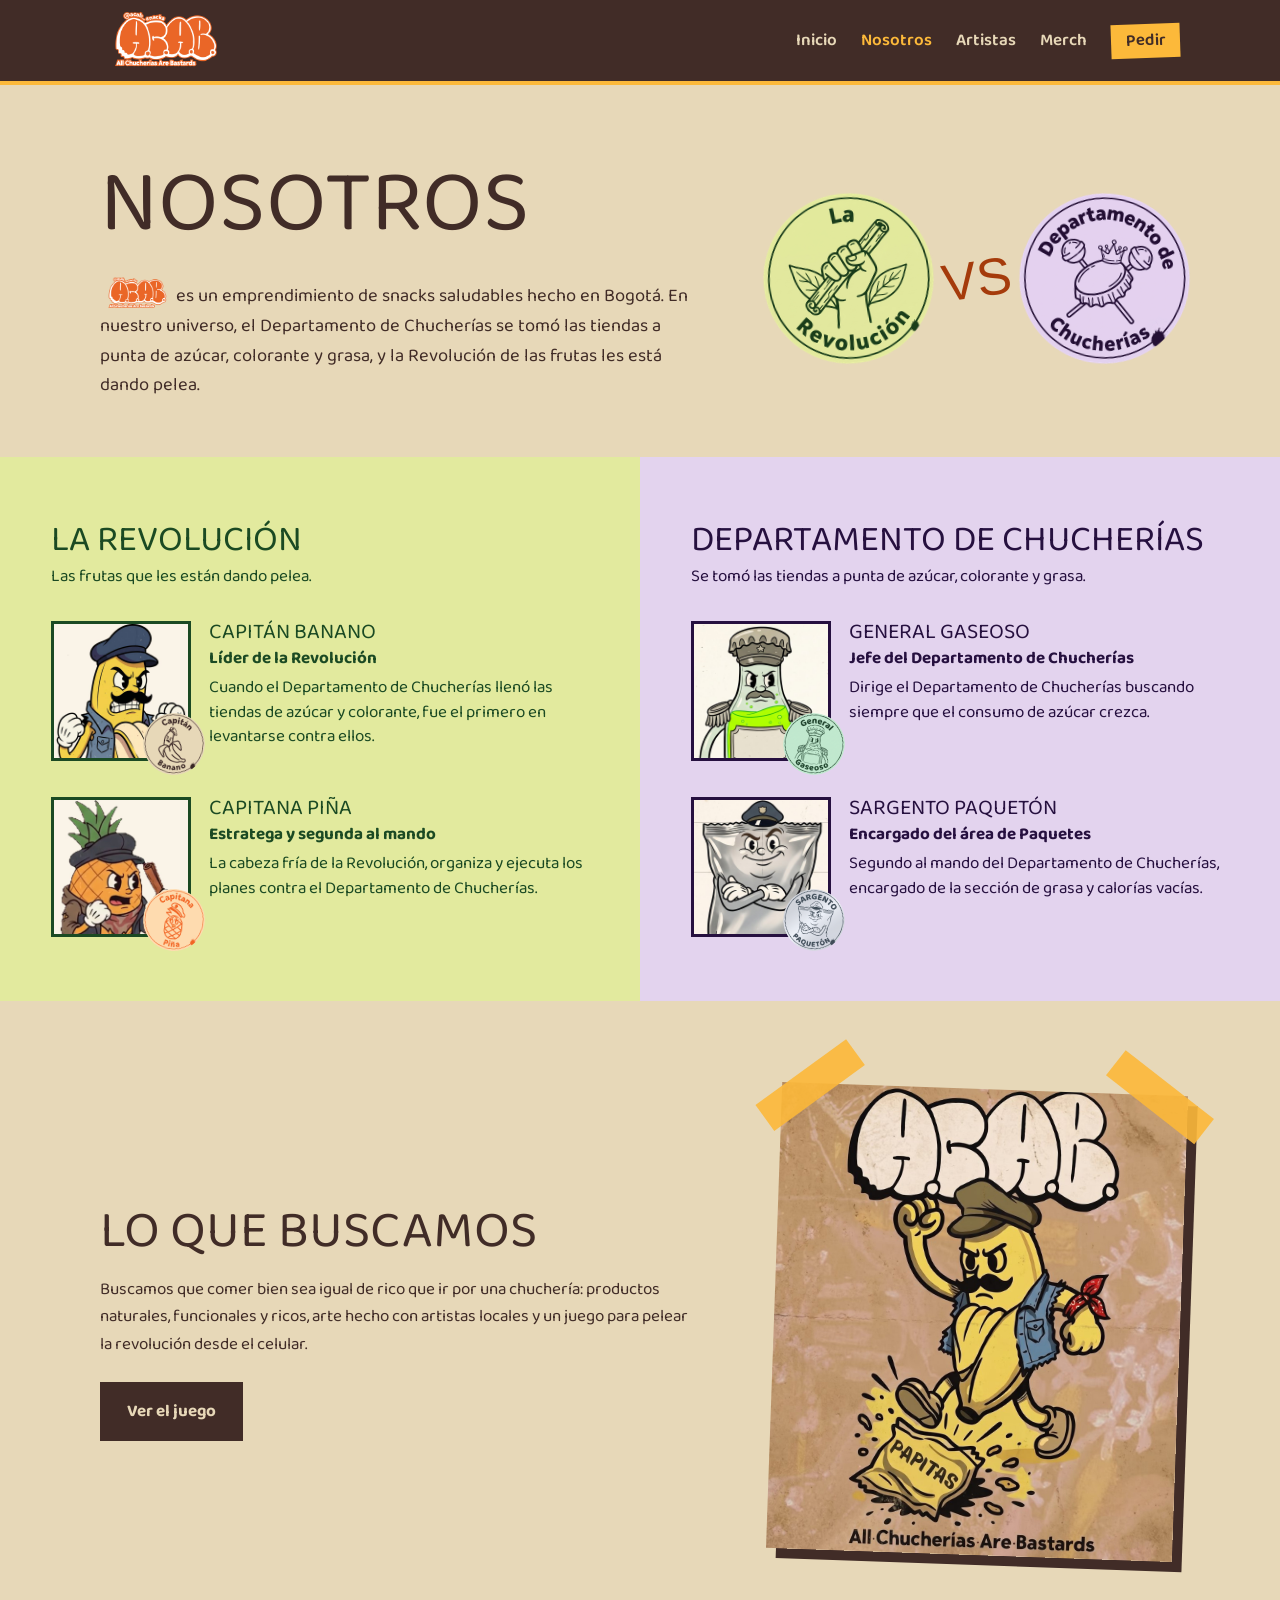
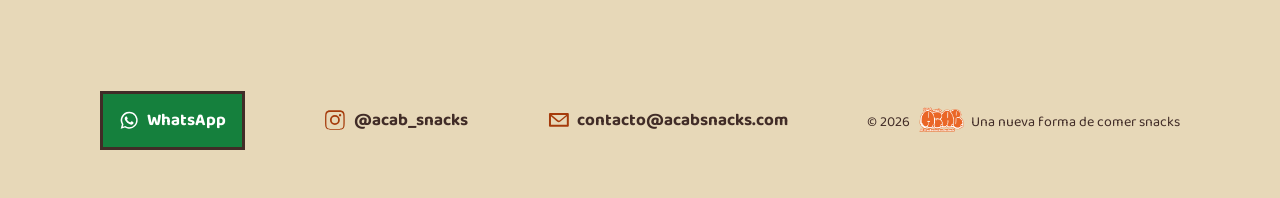
<file: nosotros.html>
<!doctype html>
<html lang="es">
<head>
<meta charset="utf-8">
<meta name="viewport" content="width=device-width, initial-scale=1">
<title>Nosotros | ACAB</title>
<meta name="description" content="ACAB es un emprendimiento de snacks saludables hecho en Bogotá. Conoce a la Revolución de las frutas y al Departamento de Chucherías.">
<link rel="icon" href="assets/img/logo.png" type="image/png">
<meta property="og:type" content="website">
<meta property="og:title" content="Nosotros | ACAB">
<meta property="og:description" content="ACAB es un emprendimiento de snacks saludables hecho en Bogotá. Conoce a la Revolución de las frutas y al Departamento de Chucherías.">
<meta property="og:image" content="https://acabsnacks.com/assets/img/poster-banano.jpg">
<meta property="og:url" content="https://acabsnacks.com/nosotros.html">
<meta name="twitter:card" content="summary_large_image">
<link rel="preconnect" href="https://fonts.googleapis.com">
<link rel="preconnect" href="https://fonts.gstatic.com" crossorigin>
<link href="https://fonts.googleapis.com/css2?family=Permanent+Marker&family=Baloo+2:wght@400;600;700&display=swap" rel="stylesheet">
<link rel="stylesheet" href="estilos.css">
</head>
<body>

<!-- Encabezado y pie se repiten a mano en las 4 páginas (sitio sin build): un cambio va en todas. -->
<header>
  <div class="wrap">
    <a class="logo" href="index.html"><img src="assets/img/logo.png" width="768" height="412" alt="ACAB, All Chucherías Are Bastards. Ir al inicio"></a>
    <nav class="nav-ancha" aria-label="Principal">
        <a href="index.html">Inicio</a>
        <a href="nosotros.html" aria-current="page">Nosotros</a>
        <a href="artistas.html">Artistas</a>
        <a href="merch.html">Merch</a>
        <a class="nav-pedir" href="#" data-wa data-msg="Hola, quiero hacer un pedido de 10 unidades: 5 Capitán Banano y 5 Capitana Piña">Pedir</a>
    </nav>
    <details class="nav-movil">
      <summary>Menú</summary>
      <nav aria-label="Principal, móvil">
        <a href="index.html">Inicio</a>
        <a href="nosotros.html" aria-current="page">Nosotros</a>
        <a href="artistas.html">Artistas</a>
        <a href="merch.html">Merch</a>
        <a class="nav-pedir" href="#" data-wa data-msg="Hola, quiero hacer un pedido de 10 unidades: 5 Capitán Banano y 5 Capitana Piña">Pedir</a>
      </nav>
    </details>
  </div>
</header>

<main>
  <section class="cabeza">
    <div class="wrap dos-col">
      <div>
        <h1>Nosotros</h1>
        <p class="texto"><img class="acab-inline" src="assets/img/logo.png" width="768" height="412" alt="ACAB"> es un emprendimiento de snacks saludables hecho en Bogotá. En nuestro universo, el Departamento de Chucherías se tomó las tiendas a punta de azúcar, colorante y grasa, y la Revolución de las frutas les está dando pelea.</p>
      </div>
      <div class="frente">
        <img src="assets/img/sello-revolucion.png" width="360" height="360" alt="Sello de La Revolución: un puño levanta una rama de canela entre dos hojas">
        <span class="vs" aria-hidden="true">VS</span>
        <img src="assets/img/sello-departamento.png" width="360" height="360" alt="Sello del Departamento de Chucherías: una tapa de gaseosa con corona sobre dos chupetes cruzados">
      </div>
    </div>
  </section>

  <div class="bandos">
    <section class="bando bando--rev" aria-labelledby="t-rev">
      <div class="bando-cabeza">
        <div><h2 id="t-rev">La Revolución</h2><p>Las frutas que les están dando pelea.</p></div>
      </div>
        <article class="ficha">
          <div class="ficha-arte">
            <img src="assets/img/retrato-banano.jpg" width="560" height="560" loading="lazy" alt="Retrato de Capitán Banano">
            <img class="ficha-sello" src="assets/img/sello-banano.png" width="360" height="360" loading="lazy" alt="Sello de Capitán Banano">
          </div>
          <div>
            <h3>Capitán Banano</h3>
            <p class="ficha-rango">Líder de la Revolución</p>
            <p>Cuando el Departamento de Chucherías llenó las tiendas de azúcar y colorante, fue el primero en levantarse contra ellos.</p>
          </div>
        </article>
        <article class="ficha">
          <div class="ficha-arte">
            <img src="assets/img/retrato-pina.jpg" width="560" height="560" loading="lazy" alt="Retrato de Capitana Piña">
            <img class="ficha-sello" src="assets/img/sello-pina.png" width="360" height="360" loading="lazy" alt="Sello de Capitana Piña">
          </div>
          <div>
            <h3>Capitana Piña</h3>
            <p class="ficha-rango">Estratega y segunda al mando</p>
            <p>La cabeza fría de la Revolución, organiza y ejecuta los planes contra el Departamento de Chucherías.</p>
          </div>
        </article>
    </section>
    <section class="bando bando--depto" aria-labelledby="t-depto">
      <div class="bando-cabeza">
        <div><h2 id="t-depto">Departamento de Chucherías</h2><p>Se tomó las tiendas a punta de azúcar, colorante y grasa.</p></div>
      </div>
        <article class="ficha">
          <div class="ficha-arte">
            <img src="assets/img/retrato-gaseoso.jpg" width="560" height="560" loading="lazy" alt="Retrato de General Gaseoso">
            <img class="ficha-sello" src="assets/img/sello-gaseoso.png" width="360" height="360" loading="lazy" alt="Sello de General Gaseoso">
          </div>
          <div>
            <h3>General Gaseoso</h3>
            <p class="ficha-rango">Jefe del Departamento de Chucherías</p>
            <p>Dirige el Departamento de Chucherías buscando siempre que el consumo de azúcar crezca.</p>
          </div>
        </article>
        <article class="ficha">
          <div class="ficha-arte">
            <img src="assets/img/retrato-paqueton.jpg" width="560" height="560" loading="lazy" alt="Retrato de Sargento Paquetón">
            <img class="ficha-sello" src="assets/img/sello-paqueton.png" width="360" height="360" loading="lazy" alt="Sello de Sargento Paquetón">
          </div>
          <div>
            <h3>Sargento Paquetón</h3>
            <p class="ficha-rango">Encargado del área de Paquetes</p>
            <p>Segundo al mando del Departamento de Chucherías, encargado de la sección de grasa y calorías vacías.</p>
          </div>
        </article>
    </section>
  </div>

  <section class="seccion">
    <div class="wrap dos-col">
      <div>
        <h2>Lo que buscamos</h2>
        <p class="texto">Buscamos que comer bien sea igual de rico que ir por una chuchería: productos naturales, funcionales y ricos, arte hecho con artistas locales y un juego para pelear la revolución desde el celular.</p>
        <a class="btn" href="index.html#juego">Ver el juego</a>
      </div>
      <div class="cartel">
        <img src="assets/img/poster-banano.jpg" width="1046" height="1200" loading="lazy" alt="Póster de ACAB: Capitán Banano, con gorra y chaleco de jean, pisa una bolsa de papitas">
      </div>
    </div>
  </section>
</main>

<footer>
  <div class="wrap">
    <a class="btn-wa btn-inline" href="#" data-wa data-msg="Hola, quiero hacer un pedido de 10 unidades: 5 Capitán Banano y 5 Capitana Piña">
      <svg viewBox="0 0 24 24" aria-hidden="true"><path d="M12 2a10 10 0 0 0-8.6 15.1L2 22l5-1.3A10 10 0 1 0 12 2Zm0 18.2a8.2 8.2 0 0 1-4.2-1.2l-.3-.2-3 .8.8-2.9-.2-.3A8.2 8.2 0 1 1 12 20.2Zm4.5-6.1c-.2-.1-1.5-.7-1.7-.8s-.4-.1-.6.1-.6.8-.8 1-.3.2-.5.1a6.7 6.7 0 0 1-2-1.2 7.5 7.5 0 0 1-1.4-1.7c-.1-.2 0-.4.1-.5l.4-.4.2-.4a.5.5 0 0 0 0-.4c0-.1-.6-1.4-.8-1.9s-.4-.4-.6-.4h-.5a1 1 0 0 0-.7.3 2.9 2.9 0 0 0-.9 2.1 5 5 0 0 0 1 2.7 11.4 11.4 0 0 0 4.4 3.9 14.8 14.8 0 0 0 1.5.5 3.6 3.6 0 0 0 1.6.1 2.7 2.7 0 0 0 1.7-1.2 2.1 2.1 0 0 0 .2-1.2c-.1-.1-.2-.2-.4-.3Z"/></svg>
      WhatsApp
    </a>
    <a class="ig" href="https://instagram.com/acab_snacks" target="_blank" rel="noopener">
      <svg viewBox="0 0 24 24" aria-hidden="true"><path d="M12 2.2c3.2 0 3.6 0 4.9.1 1.2.1 1.8.2 2.2.4.6.2 1 .5 1.4.9.4.4.7.8.9 1.4.2.4.4 1 .4 2.2.1 1.3.1 1.7.1 4.9s0 3.6-.1 4.9c-.1 1.2-.2 1.8-.4 2.2-.2.6-.5 1-.9 1.4-.4.4-.8.7-1.4.9-.4.2-1 .4-2.2.4-1.3.1-1.7.1-4.9.1s-3.6 0-4.9-.1c-1.2-.1-1.8-.2-2.2-.4-.6-.2-1-.5-1.4-.9-.4-.4-.7-.8-.9-1.4-.2-.4-.4-1-.4-2.2-.1-1.3-.1-1.7-.1-4.9s0-3.6.1-4.9c.1-1.2.2-1.8.4-2.2.2-.6.5-1 .9-1.4.4-.4.8-.7 1.4-.9.4-.2 1-.4 2.2-.4 1.3-.1 1.7-.1 4.9-.1Zm0 1.8c-3.1 0-3.5 0-4.8.1-1.1.1-1.5.2-1.8.3-.4.2-.7.3-1 .6-.3.3-.5.6-.6 1-.1.3-.3.7-.3 1.8-.1 1.3-.1 1.7-.1 4.8s0 3.5.1 4.8c.1 1.1.2 1.5.3 1.8.2.4.3.7.6 1 .3.3.6.5 1 .6.3.1.7.3 1.8.3 1.3.1 1.7.1 4.8.1s3.5 0 4.8-.1c1.1-.1 1.5-.2 1.8-.3.4-.2.7-.3 1-.6.3-.3.5-.6.6-1 .1-.3.3-.7.3-1.8.1-1.3.1-1.7.1-4.8s0-3.5-.1-4.8c-.1-1.1-.2-1.5-.3-1.8-.2-.4-.3-.7-.6-1-.3-.3-.6-.5-1-.6-.3-.1-.7-.3-1.8-.3-1.3-.1-1.7-.1-4.8-.1Zm0 3.1a5 5 0 1 1 0 10 5 5 0 0 1 0-10Zm0 1.8a3.2 3.2 0 1 0 0 6.4 3.2 3.2 0 0 0 0-6.4Zm5.2-2.9a1.2 1.2 0 1 1 0 2.4 1.2 1.2 0 0 1 0-2.4Z"/></svg>
      @acab_snacks
    </a>
    <a class="ig" href="mailto:contacto@acabsnacks.com">
      <svg viewBox="0 0 24 24" aria-hidden="true"><path d="M3 5h18a1 1 0 0 1 1 1v12a1 1 0 0 1-1 1H3a1 1 0 0 1-1-1V6a1 1 0 0 1 1-1Zm1.8 2 6.7 5.5a1 1 0 0 0 1.2 0L19.4 7H4.8ZM4 8.4V17h16V8.4l-6.5 5.3a2.8 2.8 0 0 1-3.4 0L4 8.4Z"/></svg>
      contacto@acabsnacks.com
    </a>
    <small>© 2026 <img class="acab-inline" src="assets/img/logo.png" width="768" height="412" alt="ACAB"> Una nueva forma de comer snacks</small>
  </div>
</footer>

<script src="sitio.js"></script>

</body>
</html>
</file>
<file: estilos.css>
/* ACAB: hoja compartida por las 4 páginas. Colores editables en :root. */
:root{
  /* Marca (muestreados del logo y los empaques; fuentes en gestion/marca) */
  --tinta:#412C27;
  --papel:#E7D8B8;
  --tape:#FCB93A;
  --acento:#EA6627;
  --acento-texto:#A53B0B;  /* naranja legible sobre blanco y papel */
  --wa:#15803D;
  /* Bandos (muestreados de sus sellos) */
  --rev-fondo:#E2EA9E;
  --rev-tinta:#1B4A23;
  --depto-fondo:#E3D3EE;
  --depto-tinta:#26103F;
}
*{ box-sizing:border-box; margin:0; padding:0; }
html{ scroll-behavior:smooth; }
section[id]{ scroll-margin-top:100px; }
body{
  font-family:"Baloo 2", system-ui, sans-serif;
  background:var(--papel); color:var(--tinta);
  line-height:1.6; font-size:1.0625rem;
}
img{ max-width:100%; height:auto; display:block; }
h1,h2,h3,.display{ font-family:"Permanent Marker","Baloo 2",sans-serif; font-weight:400; line-height:1.1; text-transform:uppercase; }
h1{ font-size:clamp(2.75rem,7.2vw,5.5rem); }
h2{ font-size:clamp(2rem,5vw,3.25rem); }
h3{ font-size:1.35rem; }
a{ color:inherit; }
:focus-visible{ outline:3px solid var(--acento); outline-offset:3px; }
.wrap{ max-width:1120px; margin:0 auto; padding:0 1.25rem; }
.acab-inline{ display:inline; height:2.1em; width:auto; vertical-align:-.65em; }
.texto{ max-width:60ch; }

/* ---------- encabezado y navegación ---------- */
header{ position:sticky; top:0; z-index:10; background:var(--tinta); color:var(--papel); border-bottom:4px solid var(--tape); }
header .wrap{ display:flex; align-items:center; justify-content:space-between; padding-block:.4rem; }
.logo img{ height:68px; width:auto; }
.nav-ancha{ display:flex; gap:1.5rem; align-items:center; }
.nav-ancha a, .nav-movil a{ text-decoration:none; font-weight:600; }
.nav-ancha a:hover{ color:var(--tape); }
[aria-current="page"]{ color:var(--tape); text-decoration:underline wavy var(--tape) 2px; text-underline-offset:6px; }
.nav-pedir{ background:var(--tape); color:var(--tinta) !important; padding:.2rem .9rem; transform:rotate(-2deg); }

.nav-movil{ display:none; }
.nav-movil summary{
  list-style:none; cursor:pointer; font-weight:700;
  border:2px solid var(--tape); color:var(--tape); padding:.25rem .9rem;
}
.nav-movil summary::-webkit-details-marker{ display:none; }
.nav-movil summary::after{ content:" +"; }
.nav-movil[open] summary::after{ content:" ×"; }
.nav-movil nav{
  position:absolute; left:0; right:0; top:100%;
  background:var(--tinta); border-bottom:4px solid var(--tape);
  display:flex; flex-direction:column; padding:.5rem 1.25rem 1rem;
}
.nav-movil nav a{ padding:.65rem 0; font-size:1.2rem; }
.nav-movil .nav-pedir{ align-self:flex-start; padding:.3rem 1.1rem; margin-top:.4rem; }
@media (max-width:720px){
  .nav-ancha{ display:none; }
  .nav-movil{ display:block; }
  .logo img{ height:52px; }
}

/* ---------- botones ---------- */
.btn{
  display:inline-block; text-decoration:none; font-weight:700;
  background:var(--tinta); color:var(--papel);
  padding:.8rem 1.5rem; border:3px solid var(--tinta);
}
.btn:hover{ background:transparent; color:var(--tinta); }
.btn-wa{
  display:flex; align-items:center; justify-content:center; gap:.5rem;
  text-decoration:none; font-weight:700;
  background:var(--wa); color:#fff; padding:.8rem 1rem; border:3px solid var(--tinta);
}
.btn-wa:hover{ filter:brightness(1.15); }
.btn-wa svg{ width:1.2em; height:1.2em; fill:currentColor; flex:none; }
.btn-claro{ background:var(--tape); color:var(--tinta); border-color:var(--tape); }
.btn-claro:hover{ background:transparent; color:var(--tape); }
.btn-inline{ display:inline-flex; }

/* ---------- cartel pegado: la pieza firma ---------- */
.cartel{ position:relative; justify-self:center; width:100%; max-width:440px; transform:rotate(2deg); }
.cartel img{ width:100%; box-shadow:10px 10px 0 var(--tinta); }
.cartel::before, .cartel::after{
  content:""; position:absolute; z-index:1; width:112px; height:32px;
  background:var(--tape); opacity:.9; top:-14px;
}
.cartel::before{ left:-28px; transform:rotate(-38deg); }
.cartel::after{ right:-28px; transform:rotate(36deg); }
.cartel--izq{ transform:rotate(-2deg); }

/* ---------- inicio ---------- */
.hero{ padding:clamp(2.5rem,6vw,5rem) 0 clamp(3rem,6vw,5rem); }
.hero .wrap{ display:grid; grid-template-columns:minmax(0,1.15fr) minmax(0,.85fr); gap:clamp(2rem,5vw,4rem); align-items:center; }
.hero .eyebrow{
  display:inline-block; background:var(--tinta); color:var(--tape);
  font-weight:600; padding:.2rem .8rem; margin-bottom:1.25rem; transform:rotate(-1.5deg);
}
.hero h1{ overflow-wrap:break-word; }
.hero p.bajada{ max-width:46ch; margin:1.5rem 0 2rem; font-size:1.2rem; }
@media (max-width:820px){
  .hero .wrap{ grid-template-columns:1fr; }
  .cartel{ max-width:min(340px,92%); }
  .cartel::before{ left:-14px; width:80px; }
  .cartel::after{ right:-14px; width:80px; }
  .cartel img{ box-shadow:6px 6px 0 var(--tinta); }
}

.tape-marco{ overflow:hidden; padding:.9rem 0; }
.tape{
  background:var(--tape); border-block:3px solid var(--tinta);
  transform:rotate(-1.2deg) scale(1.03);
  overflow:hidden; white-space:nowrap; padding:.45rem 0;
  font-family:"Permanent Marker",sans-serif; letter-spacing:.08em;
}
.tape span{ display:inline-block; animation:cinta 55s linear infinite; }
@keyframes cinta{ from{transform:translateX(0)} to{transform:translateX(-50%)} }

.seccion{ padding:clamp(3rem,7vw,5.5rem) 0; }
.seccion > .wrap > h2{ margin-bottom:1.5rem; }

/* ---------- productos ---------- */
.grid{ display:grid; grid-template-columns:1fr 1fr; gap:2.5rem; align-items:start; }
@media (max-width:720px){ .grid{ grid-template-columns:1fr; } }
.producto{ border:3px solid var(--tinta); background:#fff; display:flex; flex-direction:column; box-shadow:8px 8px 0 var(--tinta); }
.foto-marco{ position:relative; width:75%; max-width:340px; margin:1.25rem auto 0; }
.sello-producto{ position:absolute; right:-12%; bottom:2%; width:34%; border-radius:50%; border:3px solid var(--tinta); transform:rotate(8deg); }
.producto .info{ padding:1.5rem; display:flex; flex-direction:column; gap:.75rem; flex:1; }
.precio{ font-family:"Permanent Marker",sans-serif; color:var(--acento-texto); font-size:1.35rem; margin-top:auto; }
.precio small{ font-family:"Baloo 2",sans-serif; color:var(--tinta); font-weight:600; font-size:.7em; }

.nutri{ font-size:.9rem; border:2px solid var(--tinta); }
.nutri summary{ cursor:pointer; font-weight:700; padding:.5rem .75rem; }
.nutri[open] summary{ border-bottom:2px solid var(--tinta); }
.nutri > div{ padding:.5rem .75rem .75rem; }
.nutri table{ width:100%; border-collapse:collapse; margin:.25rem 0 .5rem; }
.nutri td, .nutri th{ padding:.15rem 0; border-bottom:1px solid #d9cfb5; text-align:left; }
.nutri td:nth-child(2), .nutri th:nth-child(2),
.nutri td:nth-child(3), .nutri th:nth-child(3){ text-align:right; white-space:nowrap; }
.foto-producto{ width:100%; }

.nota-pedido{ margin-top:2.5rem; padding:1.25rem 1.5rem; background:var(--tape); border:3px solid var(--tinta); box-shadow:8px 8px 0 var(--tinta); font-weight:600; }
.nota-pedido strong{ display:block; font-family:"Permanent Marker",sans-serif; font-size:1.4rem; font-weight:400; }

/* ---------- sección oscura con borde rasgado ---------- */
.oscura{
  background:var(--tinta); color:var(--papel);
  padding:clamp(4rem,8vw,6.5rem) 0;
  clip-path:polygon(0 16px,6% 6px,13% 18px,22% 4px,31% 14px,41% 2px,52% 16px,63% 5px,72% 17px,83% 3px,92% 15px,100% 6px,
                    100% calc(100% - 14px),91% calc(100% - 4px),80% calc(100% - 17px),69% calc(100% - 6px),58% calc(100% - 15px),47% calc(100% - 3px),36% calc(100% - 16px),25% calc(100% - 5px),14% calc(100% - 15px),5% calc(100% - 4px),0 calc(100% - 13px));
}

/* ---------- cartelera del juego ---------- */
.juego-intro{ margin-bottom:2.5rem; }
.cartelera{ display:grid; grid-template-columns:1fr auto 1fr; gap:1.5rem; align-items:center; }
.vs{ font-family:"Permanent Marker",sans-serif; font-size:clamp(3rem,7vw,5rem); line-height:1; color:var(--tape); transform:rotate(-8deg); text-align:center; }
.bando-col h3{ margin-bottom:.9rem; }
.dupla{ display:grid; grid-template-columns:1fr 1fr; gap:1rem; }
.luchador{ background:#F9F4E7; color:var(--tinta); border:3px solid var(--tinta); box-shadow:5px 5px 0 var(--borde,var(--tape)); }
.luchador img{ width:100%; aspect-ratio:1; object-fit:cover; }
.luchador div{ padding:.5rem .65rem .65rem; line-height:1.3; }
.luchador strong{ display:block; font-family:"Permanent Marker",sans-serif; font-weight:400; font-size:1.05rem; }
.luchador span{ font-size:.875rem; }
.col-rev{ --borde:var(--rev-fondo); }
.col-rev h3{ color:var(--rev-fondo); }
.col-depto{ --borde:var(--depto-fondo); }
.col-depto h3{ color:var(--depto-fondo); }
.descarga{ margin-top:2.75rem; display:flex; flex-wrap:wrap; gap:.75rem 1.25rem; align-items:center; }
.proximamente{ display:inline-block; background:var(--tape); color:var(--tinta); font-family:"Permanent Marker",sans-serif; padding:.5rem 1.1rem; transform:rotate(-1.5deg); }
@media (max-width:820px){
  .cartelera{ grid-template-columns:1fr; }
}

/* ---------- quiénes somos en inicio ---------- */
.dos-col{ display:grid; grid-template-columns:1.2fr .8fr; gap:clamp(2rem,5vw,4rem); align-items:center; }
.dos-col .btn{ margin-top:1.5rem; }
.dos-col h2, .oscura h2{ margin-bottom:1rem; }
@media (max-width:820px){ .dos-col{ grid-template-columns:1fr; } }

/* ---------- nosotros ---------- */
.cabeza{ padding:clamp(2.5rem,6vw,4.5rem) 0 clamp(2rem,5vw,3.5rem); }
.cabeza h1{ margin-bottom:1.25rem; }
.cabeza p{ font-size:1.15rem; }
.frente{ display:flex; align-items:center; justify-content:center; gap:.5rem; }
.frente img{ width:min(42%,190px); }
.frente img:first-child{ transform:rotate(-6deg); }
.frente img:last-child{ transform:rotate(6deg); }
.frente .vs{ color:var(--acento-texto); font-size:clamp(2rem,5vw,3.25rem); }

.bandos{ display:grid; grid-template-columns:1fr 1fr; }
.bando{ padding:clamp(2.5rem,5vw,4rem) clamp(1.25rem,4vw,3.5rem); }
.bando--rev{ background:var(--rev-fondo); color:var(--rev-tinta); }
.bando--depto{ background:var(--depto-fondo); color:var(--depto-tinta); }
.bando-cabeza{ margin-bottom:2rem; }
.bando-cabeza h2{ font-size:clamp(1.6rem,3vw,2.25rem); margin-bottom:.35rem; }
.bando-cabeza p{ line-height:1.35; }
.ficha{ display:grid; grid-template-columns:140px 1fr; gap:1.1rem; align-items:start; }
.ficha + .ficha{ margin-top:2.25rem; }
.ficha-arte{ position:relative; }
.ficha-arte > img:first-child{ border:3px solid currentColor; background:#F9F4E7; }
.ficha-sello{ position:absolute; right:-14px; bottom:-14px; width:62px; transform:rotate(8deg); border-radius:50%; }
.ficha-rango{ font-weight:700; line-height:1.3; margin:.2rem 0 .4rem; }
.ficha p:last-child{ line-height:1.45; }
@media (max-width:900px){ .bandos{ grid-template-columns:1fr; } }
@media (max-width:420px){ .ficha{ grid-template-columns:104px 1fr; } .ficha-sello{ width:50px; } }

/* ---------- artistas y merch ---------- */
.tarjetas{ display:grid; grid-template-columns:repeat(auto-fill,minmax(min(100%,300px),1fr)); gap:2rem; }
.tarjeta{ position:relative; overflow:hidden; background:#fff; border:3px solid var(--tinta); box-shadow:8px 8px 0 var(--tinta); }
.tarjeta-arte{ aspect-ratio:1; display:grid; place-items:center; background:var(--rev-fondo); overflow:hidden; }
.tarjeta-arte > img{ width:100%; height:100%; object-fit:cover; }
.tarjeta:nth-child(2) .tarjeta-arte{ background:var(--tape); }
.tarjeta:nth-child(3) .tarjeta-arte{ background:var(--depto-fondo); }
.tarjeta-info{ padding:1rem 1.25rem 1.25rem; display:flex; flex-direction:column; gap:.5rem; }
.tarjeta-info .precio{ margin:0; }
.cinta-prox{
  position:absolute; z-index:2; top:26px; right:-46px; width:210px;
  background:var(--tinta); color:var(--tape); text-align:center;
  font-family:"Permanent Marker",sans-serif; font-size:.85rem; padding:.2rem 0; transform:rotate(38deg);
}
.cta{ margin-top:2.75rem; display:flex; flex-wrap:wrap; gap:1rem; align-items:center; }

/* Siluetas de merch, solo CSS */
.sil-camiseta{
  width:70%; aspect-ratio:1; background:var(--tinta); display:grid; place-items:center;
  clip-path:polygon(32% 4%,42% 9%,58% 9%,68% 4%,100% 24%,86% 42%,76% 36%,76% 98%,24% 98%,24% 36%,14% 42%,0 24%);
}
.sil-camiseta img{ width:42%; margin-top:-8%; }
.sil-tote{ position:relative; width:56%; aspect-ratio:1/1.1; margin-top:16%; background:var(--papel); border:3px solid var(--tinta); display:grid; place-items:center; }
.sil-tote::before{
  content:""; position:absolute; left:22%; right:22%; bottom:100%; height:44%;
  border:6px solid var(--tinta); border-bottom:0; border-radius:50% 50% 0 0 / 80% 80% 0 0;
}
.sil-tote img{ width:70%; }
.sil-stickers{ position:relative; width:78%; aspect-ratio:1; }
.sil-stickers img{ position:absolute; width:50%; box-shadow:0 0 0 5px #fff; border-radius:50%; }
.sil-stickers img:nth-child(1){ left:0; top:2%; transform:rotate(-10deg); }
.sil-stickers img:nth-child(2){ right:0; top:8%; transform:rotate(9deg); }
.sil-stickers img:nth-child(3){ left:25%; bottom:-4%; transform:rotate(-3deg); }
.sil-arte{ width:72%; aspect-ratio:1; border:4px dashed var(--tinta); display:grid; place-items:center; text-align:center; font-family:"Permanent Marker",sans-serif; font-size:1.5rem; line-height:1.15; padding:.5rem; }

/* ---------- pie ---------- */
footer{ padding:3rem 0; }
footer .wrap{ display:flex; flex-wrap:wrap; gap:1rem 1.75rem; justify-content:space-between; align-items:center; }
.ig{ display:inline-flex; align-items:center; gap:.45rem; font-weight:700; text-decoration:none; overflow-wrap:anywhere; }
.ig:hover{ color:var(--acento-texto); }
.ig svg{ width:1.4em; height:1.4em; fill:var(--acento-texto); flex:none; }

@media (prefers-reduced-motion:no-preference){
  .btn,.btn-wa{ transition:background-color .15s,color .15s,filter .15s; }
}
@media (prefers-reduced-motion:reduce){
  .tape span{ animation:none; }
  html{ scroll-behavior:auto; }
}
</file>
